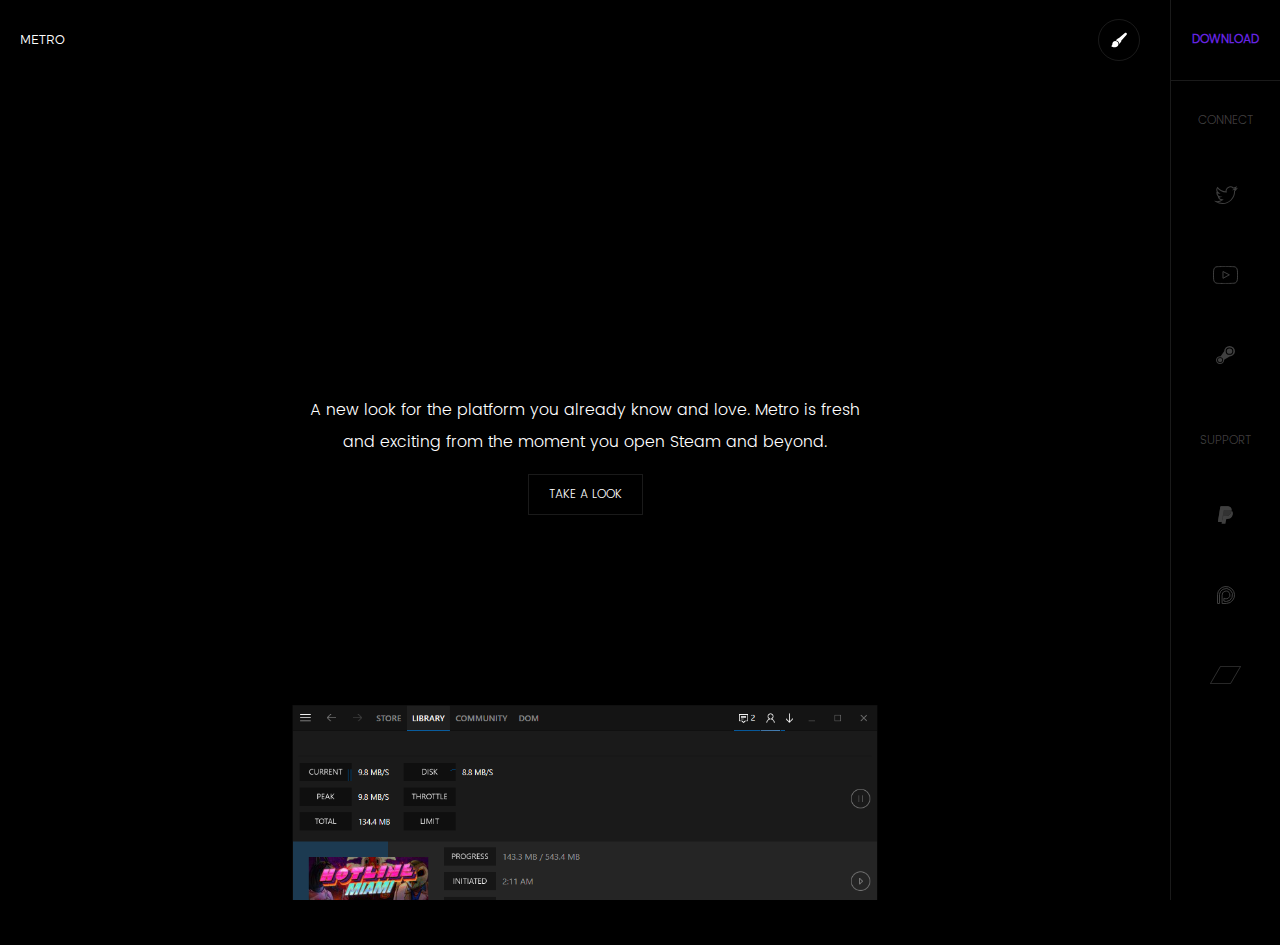
<file: index.html>
<!doctype html>
<html lang="en">
  <head>
    <meta charset="utf-8">
    <title>Metro</title>
    <meta name="description" content="Metro for Steam">
    <meta name="author" content="Dominic Minischetti">
    <meta name="viewport" content="width=device-width, height=device-height, initial-scale=1.0, minimum-scale=1.0, maximum-scale=1.0, user-scalable=no">
    <link rel="stylesheet" href="css/style.css">
    <link rel="shortcut icon" href="assets/favicon.ico" type="image/x-icon">
    <link rel="icon" href="assets/favicon.png" type="image/png">
  </head>
  <body>
    <nav>
      <h1>Metro</h1>
      <div>
        <span id="personalize-toggle" class="icon-container flash">
          <img class="icon" src="assets/brush.svg"/>
        </span>
      </div>
    </nav>
    <div class="video-container">
      <span class="action flash video-toggle">Close</span>
      <iframe width="1280" height="720" src="https://www.youtube.com/embed/JkU-_6MMcXQ?enablejsapi=1" frameborder="0" allowfullscreen></iframe>
      <div class="dim"></div>
    </div>
    <div id="personalize" class="personalize-container hidden">
      <a id="save" class="action flash" download="custom.styles" href="">Save</a>
      <div class="section">
        <form class="row color">
          <input type="radio" name="color" class="swatch" value="220 79 173,#DC4FAD"></input>
          <input type="radio" name="color" class="swatch" value="172 25 61,#AC193D"></input>
          <input type="radio" name="color" class="swatch" value="210 71 38,#D24726"></input>
          <input type="radio" name="color" class="swatch" value="225 143 50,#FF8F32"></input>
          <input type="radio" name="color" class="swatch" value="130 186 0,#82BA00"></input>
          <input type="radio" name="color" class="swatch" value="0 138 23,#008A17"></input>
          <input type="radio" name="color" class="swatch" value="3 179 178,#03B3B2"></input>
          <input type="radio" name="color" class="swatch" value="0 130 153,#008298"></input>
        </form>
        <div class="row decal">
          <input type="radio" name="decal" class="swatch" value="0='image(x1-821,y1-375,x1,y1,graphics/decal_steam_btmr)'|url('assets/decals/0.png')"></input>
          <input type="radio" name="decal" class="swatch" value="0='image(x1-186,y0+40,x1,y0-176,graphics/backgrounds/1)'|url('assets/decals/1.png')"></input>
          <input type="radio" name="decal" class="swatch" value="0='image(x1-900,y1-194,x1,y1,graphics/backgrounds/2)'|url('assets/decals/2.png')"></input>
          <input type="radio" name="decal" class="swatch" value="0='image(x1-603,y1-231,x1,y1,graphics/backgrounds/3)'|url('assets/decals/3.png')"></input>
          <input type="radio" name="decal" class="swatch" value="0='image(x1-506,y0+43,x1,y0-298,graphics/backgrounds/4)'|url('assets/decals/4.png')"></input>
          <input type="radio" name="decal" class="swatch" value="0='image(x1-684,y0+40,x1,y0-194,graphics/backgrounds/5_top)'|url('assets/decals/5.png')"></input>
          <input type="radio" name="decal" class="swatch" value="0='image(x1-508,y1-103,x1,y1,graphics/backgrounds/5_bot_sm)'|url('assets/decals/6.png')"></input>
          <input type="radio" name="decal" class="swatch" value="0='image(x1-688,y0+81,x1,y0-259,graphics/backgrounds/6)'|url('assets/decals/7.png')"></input>
        </div>
        <div class="row list">
          <div class="fonts">
            <span>Segoe UI</span>
            <span>Segoe UI</span>
            <span>Segoe UI</span>
            <span>Segoe UI</span>
            <span>Segoe UI</span>
            <span>Segoe UI</span>
          </div>
        </div>
        <div class="row grid">
          <div class="option">
            <input type="checkbox" name="grid" value="indicator"></input>
            <span>Display Download Indicator</span>
          </div>
          <div class="option">
            <input type="checkbox" name="grid" value="dim"></input>
            <span>Dim Uninstalled Artwork</span>
          </div>
        </div>
      </div>
    </div>
    <div id="home" class="container">
      <div class="section">
        <div class="content">
          <p>A new look for the platform you already know and love. Metro is fresh and exciting from the moment you open Steam and beyond.</p>
          <span class="video-toggle button flash">Take a Look</span>
          <img src="assets/downloads.png"/>
        </div>
      </div>
      <div class="sidebar">
        <a href="downloads/4.2.2.zip" class="item important flash">Download</a>
        <span class="item label">Connect</span>
        <a href="https://twitter.com/DomMinischetti" target="_blank" class="item">
          <img class="icon" src="assets/twitter.svg"/>
        </a>
        <a href="https://www.youtube.com/user/domminischetti?sub_confirmation=1" target="_blank" class="item">
          <img class="icon" src="assets/youtube.svg"/>
        </a>
        <a href="http://steamcommunity.com/groups/metroforsteam" target="_blank" class="item">
          <img class="icon" src="assets/steam.svg"/>
        </a>
        <div class="item label tooltip-container">
          <span>Support</span>
          <div class="tooltip">
            <span>If you<img src="assets/heart.svg"/>Metro</span>
          </div>
        </div>
        <a href="https://www.paypal.com/cgi-bin/webscr?cmd=_donations&business=BDL2J3MEETZ3J&lc=US&item_name=Metro%20for%20Steam&item_number=metroforsteam&currency_code=USD&bn=PP%2dDonationsBF%3abtn_donate_LG%2egif%3aNonHosted" target="_blank" class="item">
          <img class="icon" src="assets/paypal.svg"/>
        </a>
        <a href="http://www.patreon.com/dommini" target="_blank" class="item">
          <img class="icon" src="assets/patreon.svg"/>
        </a>
        <a href="http://theneutralgoodmusic.com/" target="_blank" class="item">
          <img class="icon" src="assets/bandcamp.svg"/>
        </a>
      </div>
    </div>
    <script src="js/jquery.js"></script>
    <script src="js/custom.js"></script>
    <script src="js/personalize.js"></script>
  </body>
</html>
</file>
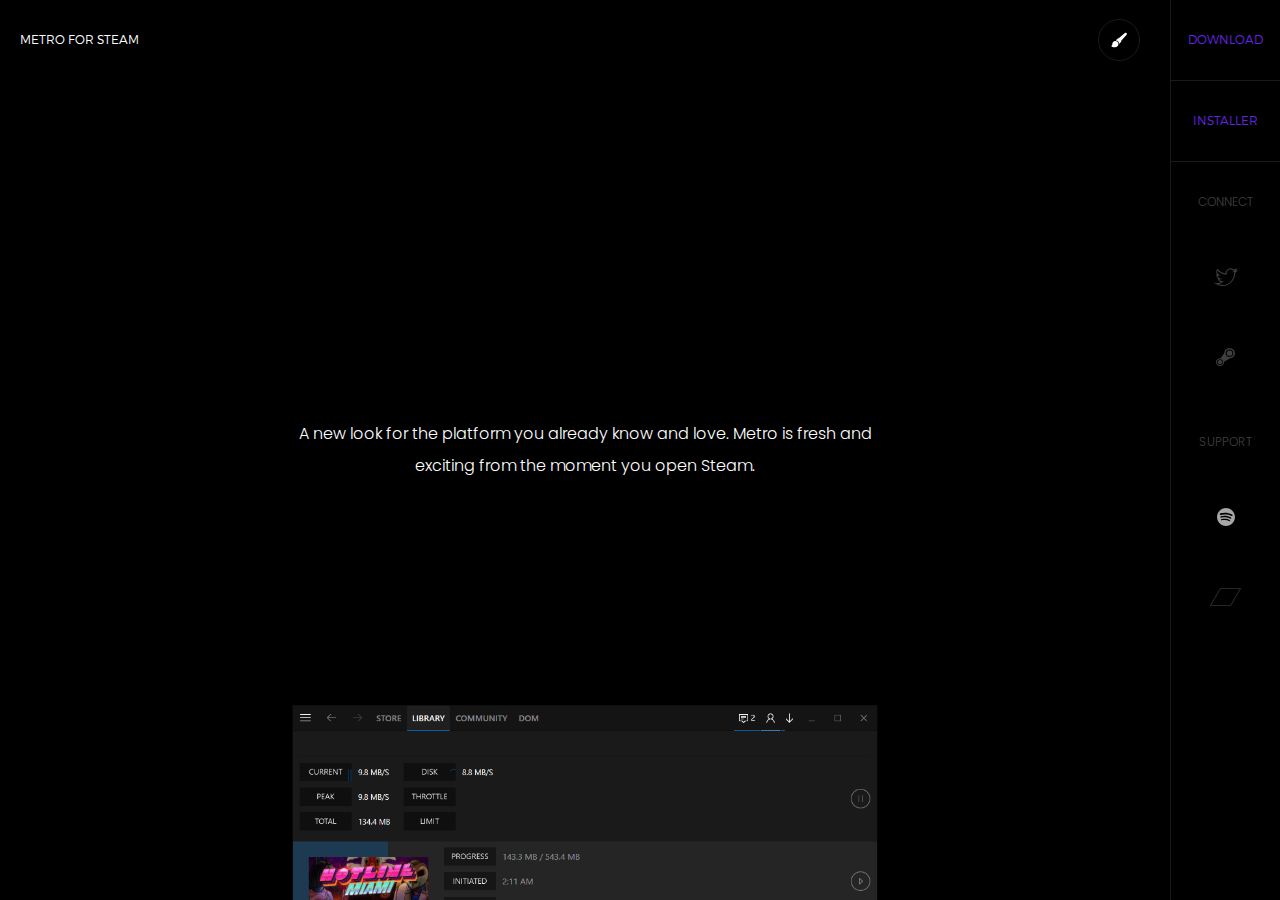
<file: public/index.html>
<!doctype html>
<html lang="en">
  <head>
    <meta charset="utf-8">
    <title>Metro</title>
    <meta name="description" content="Metro for Steam">
    <meta name="author" content="Dominic Minischetti">
    <meta name="viewport" content="width=device-width, height=device-height, initial-scale=1.0, minimum-scale=1.0, maximum-scale=1.0, user-scalable=no">
    <link rel="stylesheet" href="./css/style.css">
    <link rel="shortcut icon" href="./assets/favicon.ico" type="image/x-icon">
    <link rel="icon" href="./assets/favicon.png" type="image/png">
    <link href="https://fonts.googleapis.com/css?family=Montserrat&display=swap" rel="stylesheet">
    <link href="https://fonts.googleapis.com/css?family=Poppins:300,600&display=swap" rel="stylesheet">
    <script type="text/javascript">
      var _gaq = _gaq || [];
      _gaq.push(['_setAccount', 'UA-35796782-1']);
      _gaq.push(['_trackPageview']);

      (function() {
        var ga = document.createElement('script'); ga.type = 'text/javascript'; ga.async = true;
        ga.src = ('https:' == document.location.protocol ? 'https://ssl' : 'http://www') + '.google-analytics.com/ga.js';
        var s = document.getElementsByTagName('script')[0]; s.parentNode.insertBefore(ga, s);
      })();
		</script>
	    <script async src="//pagead2.googlesyndication.com/pagead/js/adsbygoogle.js"></script>
        <script>
             (adsbygoogle = window.adsbygoogle || []).push({
                  google_ad_client: "ca-pub-6558198868132040",
                  enable_page_level_ads: true
             });
        </script>
  </head>
  <body>
    <nav>
      <h1>Metro for Steam</h1>
      <div>
        <a href="personalize/index.html" id="personalize-toggle" class="icon-container flash">
          <img class="icon" src="assets/brush.svg"/>
        </a>
      </div>
    </nav>
    <div id="home" class="container">
      <div class="section">
        <div class="content">
          <p>A new look for the platform you already know and love. Metro is fresh and exciting from the moment you open Steam.</p>
          <img src="assets/downloads.png"/>
        </div>
      </div>
      <div class="sidebar">
        <a href="https://github.com/minischetti/metro-for-steam/archive/v4.4.zip" class="item important flash">Download</a>
        <a href="https://github.com/henrikx/metroskininstaller/releases/latest/download/Metro.Skin.Updater.Tool.exe"
        class="item important flash">Installer</a>
        <span class="item label">Connect</span>
        <a href="https://twitter.com/ThisIsDomDraper" target="_blank" class="item">
          <img class="icon" src="assets/twitter.svg"/>
        </a>
        <a href="http://steamcommunity.com/groups/metroforsteam" target="_blank" class="item">
          <img class="icon" src="assets/steam.svg"/>
        </a>
        <div class="item label tooltip-container">
          <span>Support</span>
          <div class="tooltip">
            <span>If you<img src="assets/heart.svg"/>Metro</span>
          </div>
        </div>
        <a href="https://open.spotify.com/artist/1GlPi96MqVKPUm0Aonkhw1/" target="_blank" class="item">
          <img class="icon" src="assets/spotify.svg"/>
        </a>
        <a href="https://domdraper.bandcamp.com/" target="_blank" class="item">
          <img class="icon" src="assets/bandcamp.svg"/>
        </a>
      </div>
    </div>
  </body>
</html>
</file>
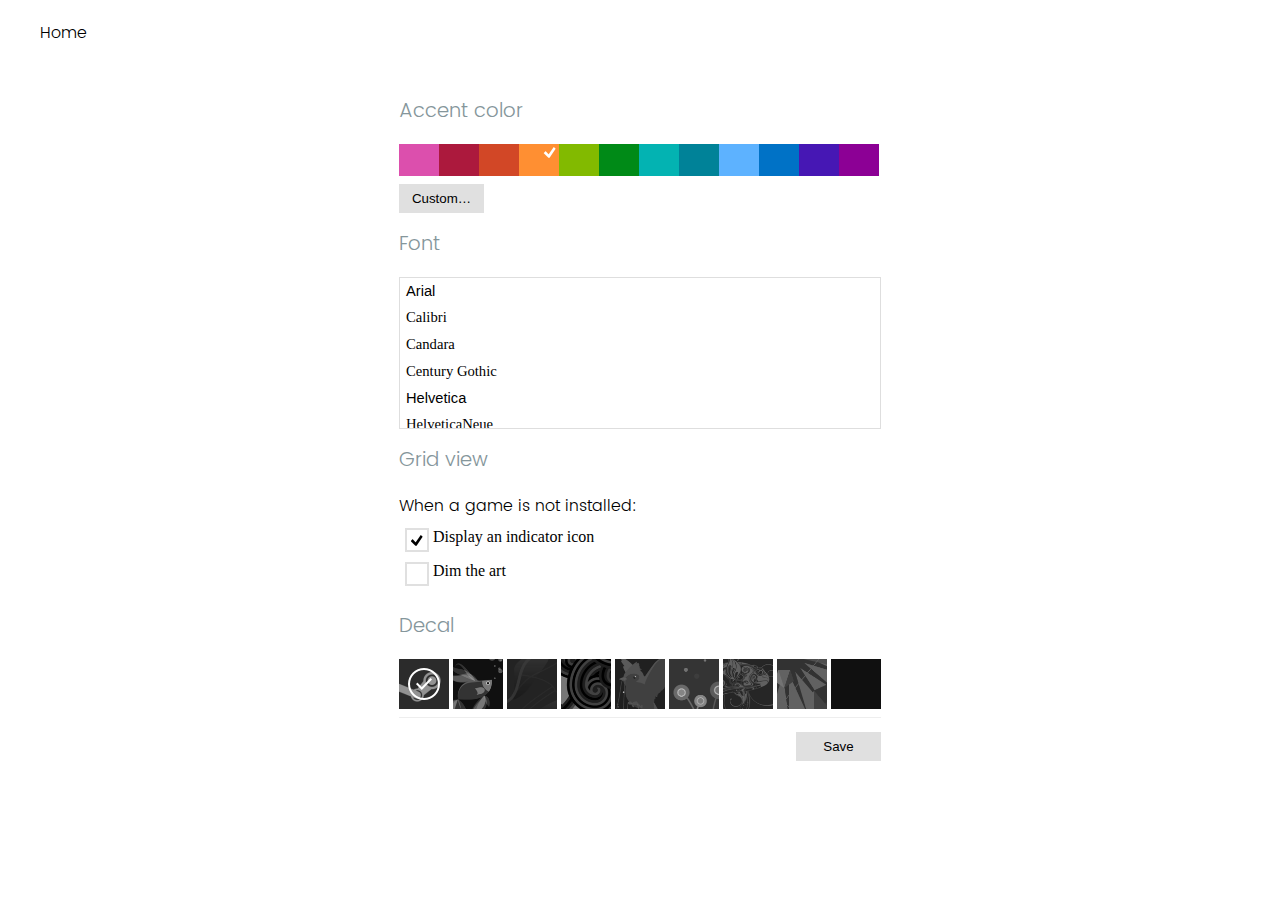
<file: public/personalize/index.htm>
﻿<!DOCTYPE html>
<html lang="en">
	<head>
		<meta http-equiv="Content-Type" content="text/html;charset=UTF-8"/>
		<link rel="shortcut icon" href="../assets/favicon.ico" type="image/x-icon">
    <link rel="icon" href="../assets/favicon.png" type="image/png">
		<title>Metro | Personalize</title>
		<script type="text/javascript" src='code.js'></script>
		<script type="text/javascript" src='colorpicker.js'></script>
		<link rel="stylesheet" type="text/css" href="page.css">
		<link rel="stylesheet" type="text/css" href="../css/style.css">
	</head>
	<body>
		<nav>
      <a href="/">Home</a>
    </nav>
		<div hidden id='popupContainer'>
			<div id='popup-inner'>
			<div hidden id='colorPickerPopup' class='popupDiv'>
				<div class='horizontal'>
					<div id='colorPicker-stack' class='colorPicker-stack'>
						<div id='colorPicker-cursor' class='colorPicker-cursor'></div>
						<div id='colorPicker-saturation' class='colorPicker-saturation'></div>
						<div id='colorPicker-hue' class='colorPicker-hue'></div>
					</div>
					<div id='colorPicker-satStack' class='colorPicker-satStack'>
						<div id='colorPicker-saturation-slider' class='colorPicker-saturation-slider'></div>
					</div>
					<div id='colorPicker-textboxContainer'>
						<input id='colorPicker-hexTextbox' class='hex-textbox' placeholder='#' maxlength='6'/>
						<div class='multiple-textboxes'>
							<input id='colorPicker-rgbR-textbox' class='rgb-r-textbox' placeholder='R' maxlength='3' max='255' type='number'/>
							<input id='colorPicker-rgbG-textbox' class='rgb-b-textbox' placeholder='G' maxlength='3' max='255' type='number'/>
							<input id='colorPicker-rgbB-textbox' class='rgb-g-textbox' placeholder='B' maxlength='3' max='255' type='number'/>
						</div>
						<div class='multiple-textboxes'>
							<input id='colorPicker-hslH-textbox' class='hsl-h-textbox' placeholder='H' maxlength='3' max='360' type='number'/>
							<input id='colorPicker-hslS-textbox' class='hsl-s-textbox' placeholder='S' maxlength='3' max='100' type='number'/>
							<input id='colorPicker-hslL-textbox' class='hsl-l-textbox' placeholder='L' maxlength='3' max='100' type='number'/>
						</div>
						<div id='colorPicker-preview'></div>
						<div id='colorPicker-dlgbuttons' class='flex'>
							<button id='colorPicker-okButton' onclick='picker.acceptDlg()' class='button maxWidth inverted'>OK</button>
							<button id='colorPicker-cancelButton' onclick='closePopup()' class='button maxWidth inverted'>Cancel</button>
						</div>
					</div>
				</div>
			</div>
			<div hidden id='downloadFilePopup' class='popupDiv'>
				<!--<button id='popupClose-button' class='back-button' onclick='closePopup()'></button>-->
				<p class='inverted'>
					Your preset is ready
					<img class='close-button' src='resources/tabclose.png' alt="" onclick='closePopup()'/>
				</p>
				<div class='normal-font inverted detail justify'>
					Move <span class='bold'>custom.styles</span> to <span class='bold'>Steam\skins\Metro for Steam</span>and restart Steam for the changes to take effect.
				</div>
				<a class='inverted' id='savepreset-button' download="custom.styles" href=""><img src="resources/download.png" alt=""/></a>
			</div>
			</div>
		</div>
		<noscript>
			<p>This site requires JavaScript to function.</p>
		</noscript>
		<div id='main-container'>
			<div>
				<p>Accent color</p>
				<div id='colorContainer'></div>
				<button id='customColorButton' class='button' onclick='openPopup("colorPickerPopup")'>Custom…</button>
			</div>
			<div>
				<p>Font</p>
				<div id='fontList'></div>
			</div>
            <div>
                <p>Grid view</p>
                When a game is not installed:
                <div class="center-vertical">
                    <button class="checkbox" id="uinstalledIndicator" checked="true">Display an indicator icon</button>
                </div>
                <div class="center-vertical">
                    <button class="checkbox" id="uninstalledDimming">Dim the art</button>
                </div>
            </div>
			<div>
				<p>Decal</p>
				<div id='decalContainer'></div>
			</div>
			<div>
				<button id='save-button' class='button' onclick='compileStyles()'>Save</button>
			</div>
		</div>
	</body>
</html>
</file>
<file: css/style.css>
@font-face{font-family:'Montserrat';src:url("../fonts/Montserrat-Regular.woff") format('woff');src:url("../fonts/Montserrat-Regular.woff2") format('woff2')}@font-face{font-family:'Montserrat Light';src:url("../fonts/Montserrat-Light.woff") format('woff');src:url("../fonts/Montserrat-Light.woff2") format('woff2')}@font-face{font-family:'Poppins';src:local('Poppins Light'),local('Poppins-Light'),url("../fonts/Poppins.woff2") format('woff2'),url("../fonts/Poppins") format('woff')}.hidden{opacity:0;visibility:hidden}.visible{opacity:1;visibility:visible}#personalize-toggle,.button,.action,.label,.swatch{cursor:pointer}::selection{color:#fff;background-color:#6624e2}html,body{margin:0;padding:0}html,body,.container,.dim{width:100%;height:100%}html{font-size:10px}body{font-family:'Poppins',sans-serif;font-size:1.6rem;font-weight:300;background-color:#000;color:#fff;overflow:hidden}h1,h2,h3{font-family:'Montserrat Light',sans-serif;font-weight:400;text-transform:uppercase}h1,h2{margin:0}h1{font-size:4.8rem}h2{text-align:center;font-size:3.6rem}h3{text-align:center;font-size:1.8rem}a{color:inherit;text-decoration:none}p{line-height:2}nav,nav div,.container,.section,.sidebar,.icon-container{display:flex}.content,.icon,nav h1,nav div{margin:auto}nav,.sidebar{box-sizing:border-box}nav{position:absolute;width:calc(100% - 12rem);height:8rem;padding:0 2rem 0 2rem;justify-content:space-between;z-index:3;}nav h1,nav div{flex:1}nav h1{user-select:none;pointer-events:none;font-size:1.2rem}nav div{justify-content:flex-end}nav .icon-container{width:4rem;height:4rem;border:1px solid rgba(255,255,255,0.1);border-radius:50%;z-index:0}.container{transition:.25s all ease}.shrink{opacity:0;visibility:hidden;transform:scale(.9)}.section{position:relative;width:100%;height:100%;}.section .button{display:inline-block;font-size:1.2rem;text-transform:uppercase;border:1px solid rgba(255,255,255,0.1);padding:1rem 2rem}.flash,.swatch{position:relative;overflow:hidden;}.flash:after,.swatch:after{z-index:0;transition:.25s all ease;content:"";position:absolute;top:50%;left:50%;transform:translate(-50%,-50%);top:0;width:100%;height:100%;background-color:rgba(255,255,255,0.1);transform:translate(-50%,-100%)}.flash:hover:after,.swatch:hover:after{transform:translate(-50%,100%)}.content{text-align:center;width:35%;}.content img{width:35%;position:absolute;left:50%;bottom:0;transform:translateX(-50%)}.sidebar{width:12rem;border-left:1px solid rgba(255,255,255,0.1);font-size:1.2rem;flex-direction:column;background-color:#000;}.sidebar .item{width:100%;height:8rem;min-height:8rem;line-height:8rem;text-align:center;text-transform:uppercase;color:rgba(255,255,255,0.25)}.sidebar .label{position:relative}.sidebar .tooltip-container .tooltip{animation:4s tooltipTeaser ease;opacity:0;visibility:hidden;color:rgba(255,255,255,0.25);position:absolute;top:0;right:75%;width:20rem;height:100%;background-color:rgba(255,255,255,0.05);z-index:-1;transition:.25s all ease;}.sidebar .tooltip-container .tooltip span img{animation:1s pulse infinite;vertical-align:sub;margin:0 .75rem}.sidebar .tooltip-container:hover .tooltip{opacity:1;visibility:visible;right:100%}.sidebar .important{color:#6624e2;font-weight:600;border-bottom:1px solid rgba(255,255,255,0.1)}.sidebar .item .icon{transition:.25s all ease;filter:grayscale(1)}.sidebar .item:hover .icon{filter:grayscale(0)}.video-container{position:fixed;z-index:3;top:0;left:0;width:100%;height:100%;transform:scale(1.1);opacity:0;visibility:hidden;transition:.25s all ease;background-color:#000;}.video-container.open{opacity:1;visibility:visible;transform:scale(1)}.video-container .dim{position:fixed;top:0;left:0;opacity:0;visibility:hidden;z-index:2}iframe{position:absolute;top:50%;left:50%;transform:translate(-50%,-50%);position:fixed;transition:.25s all ease;opacity:0;visibility:hidden;z-index:2;width:1280px;height:720px}.action{position:absolute;right:0;width:12rem;height:8rem;line-height:8rem;font-size:1.2rem;font-weight:600;color:#6624e2;text-transform:uppercase;text-align:center;border:1px solid rgba(255,255,255,0.1);border-top:0;border-right:0;z-index:3;background-color:#000;}.action.disabled{user-select:none;pointer-events:none;color:rgba(102,36,226,0.5)}.open{opacity:1;visibility:visible}@media (max-width:1440px){.content{width:50%;}.content img{width:50%}}@media (max-width:1024px){.content{width:75%;}.content img{width:75%}}@media (max-width:768px){nav div,.sidebar{display:none}.content{width:90%;}.content img{width:90%}}@media (max-width:768px) and (orientation:landscape){.content{width:90%;}.content img{display:none}}.personalize-container{position:absolute;width:100%;height:100%;transition:.25s all ease;transform:scale(1.1);z-index:1;}.personalize-container .section{margin-right:12rem;display:flex;flex-direction:column;justify-content:center}.personalize-container.open{opacity:1;visibility:visible;transform:scale(1)}.personalize-container .dim{position:fixed;top:0;left:0;opacity:0;visibility:hidden;z-index:2}.list{box-sizing:border-box;font-family:'Montserrat Light';text-transform:uppercase;font-size:1.4rem;padding:0 2rem;}.list .fonts{display:flex;flex-direction:column;overflow:hidden}.list span{line-height:4rem}.row{display:flex;position:relative;margin:0 auto 2rem;}.row:after{position:absolute;font-family:'Montserrat Light';text-transform:uppercase;text-align:right;font-size:1.4rem;line-height:4rem;text-align:right;top:0;left:-10rem;width:9rem;height:100%;padding-right:1rem;box-sizing:border-box;}.color.row:after{content:"Color"}.decal.row:after{content:"Decal"}.list.row:after{content:"Font"}.grid.row:after{content:"Grid View"}.row.list{width:39rem;height:20rem;background-color:rgba(255,255,255,0.05)}.row.grid{font-family:'Montserrat Light';text-transform:uppercase;font-size:1.4rem;flex-direction:column;}.row.grid .option{position:relative;display:flex;width:39rem;height:4rem;line-height:4rem;margin-bottom:1rem;color:rgba(255,255,255,0.1);}.row.grid .option span{transition:.25s all ease}.row.grid .option input{position:relative;-webkit-appearance:none;display:flex;width:4rem;height:4rem;margin:0 2rem 0;border:1px solid rgba(255,255,255,0.1);}.row.grid .option input:after{transition:.25s all ease;content:'';background:url("../assets/check.svg") center no-repeat;width:100%;height:100%;position:absolute;top:25%;left:50%;transform:translate(-50%,-50%);opacity:0;visibility:hidden}.row.grid .option input:checked:after{top:50%;opacity:1;visibility:visible}.row.grid .option input:checked ~ span{color:#fff}.row.grid .option input:checked,.row.grid .option input:active,.row.grid .option input:focus{outline:0}.swatch{transition:.25s all ease;-webkit-appearance:none;width:4rem;height:4rem;background-color:#f00;margin:0 1rem 0 0;}.swatch:checked,.swatch:active,.swatch:focus{outline:0}.swatch:before{opacity:0;visibility:hidden;transition:.25s all ease;position:absolute;top:-25%;left:0;content:'';width:100%;height:100%;background:url("../assets/check.svg") center no-repeat}.swatch:checked:before{top:0;opacity:1;visibility:visible}.swatch:last-child{margin-right:0}@keyframes pulse{0%{transform:scale(1)}20%{transform:scale(1.1)}30%{transform:scale(1)}40%{transform:scale(1.1)}}@keyframes tooltipTeaser{25%{opacity:1;visibility:visible;right:100%}75%{opacity:1;visibility:visible;right:100%}}/*# sourceMappingURL=style.css.map */
</file>
<file: public/css/style.css>
@font-face{font-family:'Montserrat';src:url("../fonts/Montserrat-Regular.woff") format('woff');src:url("../fonts/Montserrat-Regular.woff2") format('woff2')}@font-face{font-family:'Montserrat Light';src:url("../fonts/Montserrat-Light.woff") format('woff');src:url("../fonts/Montserrat-Light.woff2") format('woff2')}@font-face{font-family:'Poppins';src:local('Poppins Light'),local('Poppins-Light'),url("../fonts/Poppins.woff2") format('woff2'),url("../fonts/Poppins") format('woff')}.hidden{opacity:0;visibility:hidden}.visible{opacity:1;visibility:visible}#personalize-toggle,.button,.action,.label{cursor:pointer}::selection{color:#fff;background-color:#6624e2}html,body{margin:0;padding:0}html,body,.container,.dim{width:100%;height:100%}html{font-size:10px}body{font-family:'Poppins',sans-serif;font-size:1.6rem;font-weight:300;background-color:#000;color:#fff;overflow:hidden}h1,h2,h3{font-family:'Montserrat Light',sans-serif;font-weight:400;text-transform:uppercase}h1,h2{margin:0}h1{font-size:4.8rem}h2{text-align:center;font-size:3.6rem}h3{text-align:center;font-size:1.8rem}a{color:inherit;text-decoration:none}p{line-height:2}nav,nav div,.container,.section,.sidebar,.icon-container{display:flex}.content,.icon,nav h1,nav div{margin:auto}nav,.sidebar{box-sizing:border-box}nav{position:absolute;width:calc(100% - 12rem);height:8rem;padding:0 2rem 0 2rem;justify-content:space-between;z-index:3;}nav h1,nav div{flex:1}nav h1{user-select:none;pointer-events:none;font-size:1.2rem}nav div{justify-content:flex-end}nav .icon-container{width:4rem;height:4rem;border:1px solid rgba(255,255,255,0.1);border-radius:50%;z-index:0}.container{transition:.25s all ease}.shrink{opacity:0;visibility:hidden;transform:scale(.9)}.section{position:relative;width:100%;height:100%;}.section .button{display:inline-block;font-size:1.2rem;text-transform:uppercase;border:1px solid rgba(255,255,255,0.1);padding:1rem 2rem}.flash{position:relative;overflow:hidden;}.flash:after{z-index:0;transition:.25s all ease;content:"";position:absolute;top:50%;left:50%;transform:translate(-50%,-50%);top:0;width:100%;height:100%;background-color:rgba(255,255,255,0.1);transform:translate(-50%,-100%)}.flash:hover:after{transform:translate(-50%,100%)}.content{text-align:center;width:35%;}.content img{width:35%;position:absolute;left:50%;bottom:0;transform:translateX(-50%)}.sidebar{width:12rem;border-left:1px solid rgba(255,255,255,0.1);font-size:1.2rem;flex-direction:column;background-color:#000;}.sidebar .item{width:100%;height:8rem;min-height:8rem;line-height:8rem;text-align:center;text-transform:uppercase;color:rgba(255,255,255,0.25)}.sidebar .label{position:relative}.sidebar .tooltip-container .tooltip{animation:4s tooltipTeaser ease;opacity:0;visibility:hidden;color:rgba(255,255,255,0.25);position:absolute;top:0;right:75%;width:20rem;height:100%;background-color:rgba(255,255,255,0.05);z-index:-1;transition:.25s all ease;}.sidebar .tooltip-container .tooltip span img{animation:1s pulse infinite;vertical-align:sub;margin:0 .75rem}.sidebar .tooltip-container:hover .tooltip{opacity:1;visibility:visible;right:100%}.sidebar .important{font-family:'Montserrat Light',sans-serif;color:#6624e2;border-bottom:1px solid rgba(255,255,255,0.1)}.sidebar .item .icon{transition:.25s all ease;filter:grayscale(1)}.sidebar .item:hover .icon{filter:grayscale(0)}.video-container{position:fixed;z-index:3;top:0;left:0;width:100%;height:100%;transform:scale(1.1);opacity:0;visibility:hidden;transition:.25s all ease;background-color:#000;}.video-container.open{opacity:1;visibility:visible;transform:scale(1)}.video-container .dim{position:fixed;top:0;left:0;opacity:0;visibility:hidden;z-index:2}iframe{position:absolute;top:50%;left:50%;transform:translate(-50%,-50%);position:fixed;transition:.25s all ease;opacity:0;visibility:hidden;z-index:2;width:1280px;height:720px}.action{position:absolute;right:0;width:12rem;height:8rem;line-height:8rem;font-size:1.2rem;font-weight:600;color:#6624e2;text-transform:uppercase;text-align:center;border:1px solid rgba(255,255,255,0.1);border-top:0;border-right:0;z-index:3;background-color:#000}.open{opacity:1;visibility:visible}@media (max-width:1440px){.content{width:50%;}.content img{width:50%}}@media (max-width:1024px){.content{width:75%;}.content img{width:75%}}@media (max-width:768px){nav div,.sidebar{display:none}.content{width:90%;}.content img{width:90%}}@media (max-width:768px) and (orientation:landscape){.content{width:90%;}.content img{display:none}}.personalize-container{position:absolute;width:100%;height:100%;transition:.25s all ease;transform:scale(1.1);z-index:1;}.personalize-container .section{margin-right:12rem;display:flex;flex-direction:column;justify-content:center}.personalize-container.open{opacity:1;visibility:visible;transform:scale(1)}.personalize-container .dim{position:fixed;top:0;left:0;opacity:0;visibility:hidden;z-index:2}.list{box-sizing:border-box;font-family:'Montserrat Light';text-transform:uppercase;font-size:1.4rem;padding:0 2rem;}.list .fonts{display:flex;flex-direction:column;overflow:hidden}.list span{line-height:4rem}.row{display:flex;position:relative;margin:0 auto 2rem;}.row:after{position:absolute;font-family:'Montserrat Light';text-transform:uppercase;text-align:right;font-size:1.4rem;line-height:4rem;text-align:right;top:0;left:-10rem;width:9rem;height:100%;padding-right:1rem;box-sizing:border-box;}.color.row:after{content:"Color"}.decal.row:after{content:"Decal"}.list.row:after{content:"Font"}.grid.row:after{content:"Grid View"}.row.list{width:39rem;height:20rem;background-color:rgba(255,255,255,0.05)}.row.grid{font-family:'Montserrat Light';text-transform:uppercase;font-size:1.4rem;flex-direction:column;}.row.grid .option{display:flex;width:39rem;height:4rem;line-height:4rem;margin-bottom:1rem;color:rgba(255,255,255,0.1);}.row.grid .option .check{display:flex;width:4rem;height:4rem;margin-right:2rem;border:1px solid rgba(255,255,255,0.1);}.row.grid .option .check img{width:18px;opacity:0;visibility:hidden;margin:auto}.row.grid .option.enabled.option{color:#fff;}.row.grid .option.enabled.option img{opacity:1;visibility:visible}.row .swatch{-webkit-appearance:none;width:4rem;height:4rem;background-color:#f00;margin:0 1rem 0 0;}.row .swatch:checked,.row .swatch:active,.row .swatch:focus{outline:0}.row .swatch:checked{opacity:.5}.row .swatch:last-child{margin-right:0}@keyframes pulse{0%{transform:scale(1)}20%{transform:scale(1.1)}30%{transform:scale(1)}40%{transform:scale(1.1)}}@keyframes tooltipTeaser{25%{opacity:1;visibility:visible;right:100%}75%{opacity:1;visibility:visible;right:100%}}/*# sourceMappingURL=style.css.map */
</file>
<file: public/personalize/page.css>
@font-face
{
	font-family: "Segoe UI Light";
	src: local("Segoe UI Semilight"), local("Segoe UI Light"), local("Segoe UI"), local("HelveticaNeue-Light"), local("Ubuntu Light"), local("arial"), local("sans-serif");
}

@font-face
{
	font-family: "Segoe UI";
	src: local("Segoe UI"), local("HelveticaNeue"), local("Ubuntu"), local("arial"), local("sans-serif");
}

p
{
	color: #85969B;
	font-size: 20px;
	margin: 12px 0;
	padding: 0;
}

body
{
	font-family: "Segoe UI Light";
	color: #000 !important;
	background-color: white !important;
	margin: 0;
	padding: 0;
	height: 100%;
	overflow: auto !important;
}

nav a {
	font-family:
	color: #000;
	padding: 2rem;
}

.flex
{
	display: -ms-flex;
	display: -webkit-flex;
	display: flex;
}

.maxWidth
{
	width: 100%;
}

#popupContainer
{
	position: fixed;
	padding: 0;
	margin: 0;
}

#popupContainer
{
	top: 0;
	height: 100%;
	width: 100%;
	background: rgba(0,0,0,.3);
}

#popupContainer:not([hidden])
{
	display: -ms-flex;
	display: -webkit-flex;
	display: flex;
	-webkit-flex-direction: column;
    -webkit-justify-content: center;
    flex-direction: column;
    justify-content: center;
}

#main-container
{
	padding: 80px 24px 0;
	display: -ms-flex;
	display: -webkit-flex;
	display: flex;
	-webkit-flex-direction: column;
	flex-direction: column;
    -webkit-justify-content: center;
	justify-content: center;
	align-items: center;
}

#main-container > div
{
	min-width: 482px;
	max-width: 482px;
}

#main-container  > div:last-child::before
{
	content: "";
	display: block;
	height: 1px;
	margin: 8px 0 6px;
	background: #eee;
}

.horizontal
{
	width: 100%;
	display: inline-block;
}
/*
body > div:nth-child(even)
{
	background-color: #eee;
}*/

.accentColor-div
{
	float: left;
	height: 32px;
	width: 40px;
	background: top right no-repeat;
}

.accentColor-div:not([selected]):hover
{
	opacity: .8;
}

.accentColor-div[selected]
{
	background-image: url(resources/check-right-small.png);
}

.button
{
	-moz-appearance: none;
	-ms-appearance: none;
	-webkit-appearance: none;
	min-width: 85px;
	background: #E0E0E0;
	border: 0;
	padding: 7px 4px;
	margin: 8px 0 0;
	text-decoration: none;
	color: #000;
	cursor: default;
	outline: 0;
}

.button[disabled]
{
	opacity: .6;
}

.button:not([disabled]):hover
{
	background: #C2C2C2;
}

.button:not([disabled]):hover:active
{
	color: #fff;
	background: #000;
}

.button.inverted
{

	background: rgba(255,255,255,.3);
	box-shadow: 0 0 0 2px #fff inset;
}

.button.inverted:hover
{
	background-color: rgba(255,255,255,.5);
}

.button.inverted:hover:active
{
	background: #fff;
	color: #000;
}

.button[selected]
{
	box-shadow: 0 0 0 2px #E18F32 inset;
}

#decalContainer
{
	width: auto;
}

.decal-div
{
	float: left;
	height: 50px;
	width: 50px;
	margin: 0 4px 0 0;
}

.decal-div:not([selected]):hover
{
	opacity: .8;
}

.decal-div[selected]::before
{
	height: 50px;
	width: 50px;
	content: "";
	float: left;
	background: center center no-repeat url(resources/circlecheck.png);
}

.decal-div:last-child
{
	margin-right: 0;
}

.decal0
{
	background-image: url(resources/decal_0.png);
}
.decal1
{
	background-image: url(resources/decal_1.png);
}
.decal2
{
	background-image: url(resources/decal_2.png);
}
.decal3
{
	background-image: url(resources/decal_3.png);
}
.decal4
{
	background-image: url(resources/decal_4.png);
}
.decal5
{
	background-image: url(resources/decal_5.png);
}
.decal6
{
	background-image: url(resources/decal_6.png);
}
.decal7
{
	background-image: url(resources/decal_7.png);
}

.decal8
{
	background: #101010;
}

.inverted
{
	color: #fff;
}

p.detail
{
	font-size: 11pt;
}

.bold
{
	text-decoration: underline;
	padding: 0 8px;
}

#popup-inner
{
	display: -ms-flex;
	display: -webkit-flex;
	display: flex;
    -webkit-justify-content: center;
    align-items: center;
    justify-content: center;
	background: #E18F32;
}

.popupDiv
{
	width: auto;
	padding: 8px 0 4px;
	min-height: 180px;
}

.popupDiv .horizontal > *
{
	float: left;
}

.back-button
{
	-moz-appearance: none;
	border: 0;
	height: 26px;
	width: 26px;
	background: url(resources/back.png) center center no-repeat;
}

.float-right
{
	float: right;
}

/* ::: Color Picker popup ::: */

#colorPickerPopup > .horizontal
{
	width: auto;
}

#colorPicker-preview
{
	margin: 7px 0 0;
	height: 100px;
	width: auto;
	border: 2px solid #fff;
}

.colorPicker-hue,
.colorPicker-saturation
{
	position: absolute;
	height: 360px;
	width: 360px;
	margin: 7px;
	background-repeat: no-repeat;
	background-size: contain;
}

.colorPicker-hue
{
	cursor: url(colorpicker/picker-cursor.png) 7 7, default;
	z-index: 0;
	background-image: url(colorpicker/picker-bg-small.png);
	box-shadow: 0 0 0 2px #fff;
}

.colorPicker-saturation
{
	pointer-events: none;
	z-index: 1;
	background-image: url(colorpicker/picker-bg-small-unsat.png);
	opacity: .5;
}

.colorPicker-cursor
{
	position: absolute;
	pointer-events: none;
	height: 100%;
	width: 100%;
	z-index: 2;
	background: url(colorpicker/picker-cursor.png) no-repeat;
}

.colorPicker-stack
{
	position: relative;
	/*display: -ms-flex;
	display: -webkit-flex;
	display: flex;
    flex-direction: column;
    justify-content: center;*/
	height: 374px;
	width: 374px;
}

.colorPicker-satStack,
.colorPicker-opacityStack
{
	position: relative;
	height: 374px;
	padding: 0 11px;
	width: 43px;
    background-image: url(colorpicker/slider-thumb.png);
    background-repeat: no-repeat;
    background-position: center center;
}

.colorPicker-satStack[dragging],
.colorPicker-opacityStack[dragging]
{

}

.colorPicker-saturation-slider,
.colorPicker-opacity-slider
{
	position: absolute;
	height: 360px;
	width: 360px;
	margin: 7px 12px;
	pointer-events: none;
	width: 18px;
	box-shadow: 0 0 0 2px #fff;
}

#colorPicker-okButton
{
	margin-right: 3px;
}

#colorPicker-cancelButton
{
	margin-left: 3px;
}

#friendslist-message
{
	min-height: 108px;
	background: url(resources/friendslistoptions.png) no-repeat;
	display: -ms-flex;
	display: -webkit-flex;
	display: flex;
	align-items: center;
}

#friendslist-message > p
{
	font-family: "Segoe UI";
	color: #fff;
	background: rgba(0,0,0,.5);
	font-size: 12pt;
	padding: 8px;
	text-align: justify;
}

.normal-font
{
	font-family: "Segoe UI";
}

#savepreset-button > img
{
	margin-top: 16px;
}

#savepreset-button:hover > img
{
	border-radius: 100%;
	background: rgba(255,255,255,.15);
}

#fontList
{
	height: 150px;
	overflow-y: auto;
	border: 1px solid #DEDEDE;
}

.font
{
	-moz-appearance: none;
	-ms-appearance: none;
	-webkit-appearance: none;
	background: none;
	border: 0;
	width: 100%;
	text-align: left;
	padding: 4px 6px 5px;
	margin: 0;
	font-size: 11pt;
	outline: 0;
}

.font:hover
{
	background: #DEDEDE;
}

.font[selected]
{
	background: #C2C2C2;
}

noscript > p
{
	text-align: center;
	margin: 0;
	background: #E18F32;
	padding: 8px;
	color: #fff;
}

#save-button
{
	float: right;
}

header
{
	margin: 77px 0 45px;
	display: -webkit-flex;
	display: -ms-flex;
	display: flex;
	align-items: flex-end;
    -webkit-justify-content: center;
	justify-content: center;
}

header > p
{
	margin: 12px 0 17px 4px;
}

/*::: TextBoxes :::*/

#colorPicker-textboxContainer
{
	margin-left: 8px;
}

input
{
	-moz-appearance: none;
	-ms-appearance: none;
	-webkit-appearance: none;
	outline: 0;
	background-clip: padding-box;
	border: 1px solid rgba(0,0,0,.15);
	background-color: rgba(255,255,255,.8);
	margin: 0;
	padding: 2px 4px 3px;
	width: 50px;
}

input:focus
{
	background-color: #fff;
	border-color: #000;
}

#downloadFilePopup
{
	width: 550px;
}

.justify
{
	text-align: justify;
}

.close-button
{
	margin-top: 6px;
	float: right;
}

.close-button:hover
{
	background-color: rgba(255,255,255,.15);
}

.close-button:hover:active
{
	background-color: rgba(255,255,255,.30);
}

a
{
	color: #fff;
}

.checkbox
{
	background-color: transparent;
	outline: none;
	border: 0;
	font-size: 12pt;
	font-family: "Segoe UI Light";
}

.checkbox::before
{
	content: "";
	display: block;
	height: 20px;
	width: 20px;
	float: left;
	background: transparent;
	border: 2px solid #E0E0E0;
	margin: 0 4px 0 0;
}

.checkbox[checked="true"]::before
{
	background: url(resources/check-small-inverted.png) center center no-repeat;
}

.center-vertical
{
	display: -webkit-flex;
	display: -ms-flex;
	display: flex;
	align-items: flex-start;
	margin: 8px 0;
}
</file>
